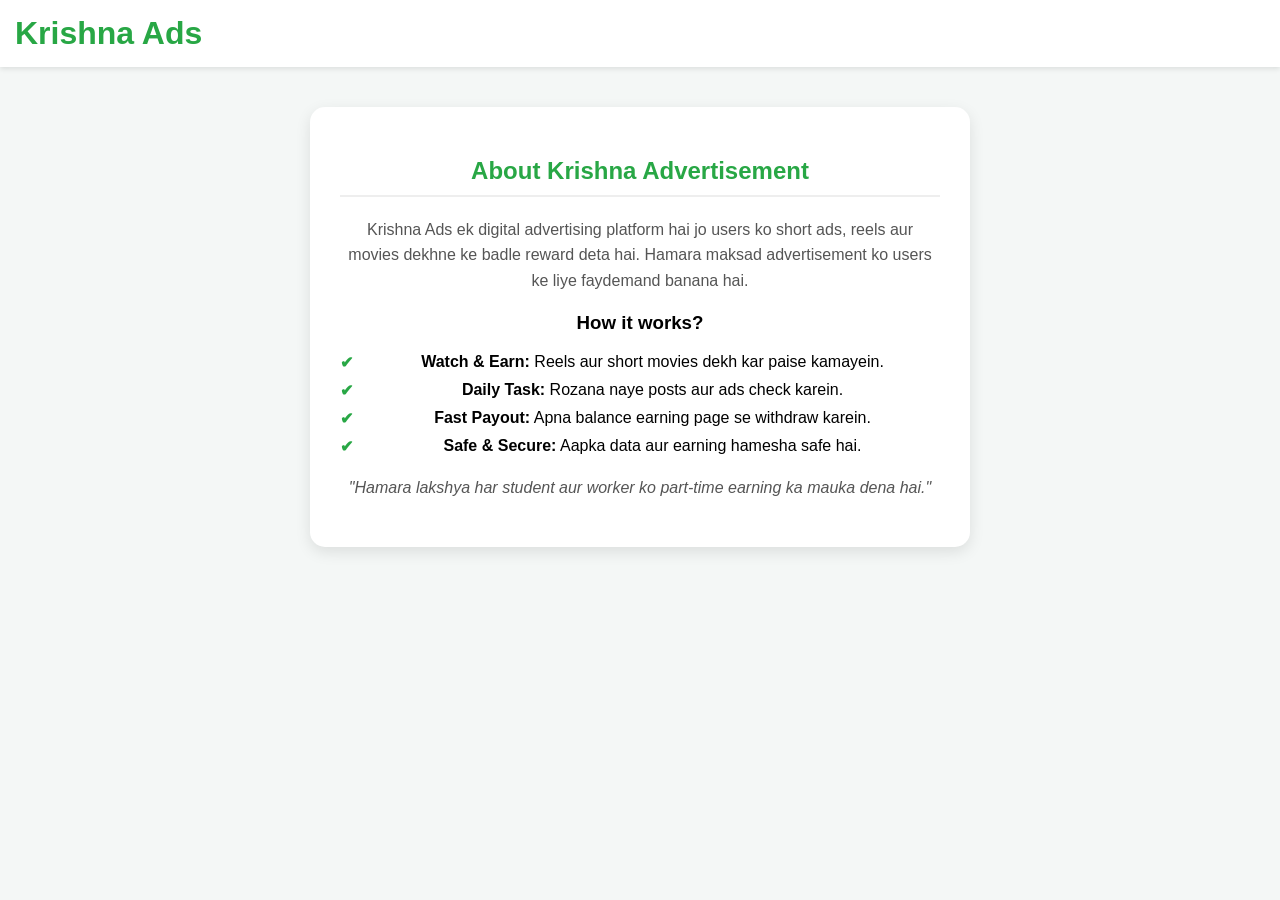
<file: about.html>
<!DOCTYPE html>
<html lang="en">
<head>
    <meta charset="UTF-8">
    <meta name="viewport" content="width=device-width, initial-scale=1.0">
    <title>About Us - Krishna Ads</title>
    <link rel="stylesheet" href="css/style.css">
    <style>
        body { background: #f4f7f6; margin: 0; font-family: 'Segoe UI', Tahoma, Geneva, Verdana, sans-serif; }
        .about-card { max-width: 600px; margin: 40px auto; background: white; padding: 30px; border-radius: 15px; box-shadow: 0 5px 15px rgba(0,0,0,0.1); }
        h2 { color: #28a745; border-bottom: 2px solid #eee; padding-bottom: 10px; }
        p { line-height: 1.6; color: #555; }
        .feature-list { list-style: none; padding: 0; }
        .feature-list li { margin: 10px 0; padding-left: 25px; position: relative; }
        .feature-list li::before { content: "✔"; position: absolute; left: 0; color: #28a745; font-weight: bold; }
    </style>
</head>
<body>
    <header style="background: white; padding: 15px; text-align: center; box-shadow: 0 2px 5px rgba(0,0,0,0.1);">
        <h1 style="margin:0; color:#28a745;">Krishna Ads</h1>
        <nav style="margin-top:10px;"><a href="home.html">Home</a> | <a href="about.html">About</a> | <a href="contact.html">Contact</a></nav>
    </header>

    <div class="about-card">
        <h2>About Krishna Advertisement</h2>
        <p>Krishna Ads ek digital advertising platform hai jo users ko short ads, reels aur movies dekhne ke badle reward deta hai. Hamara maksad advertisement ko users ke liye faydemand banana hai.</p>
        
        <h3>How it works?</h3>
        <ul class="feature-list">
            <li><b>Watch & Earn:</b> Reels aur short movies dekh kar paise kamayein.</li>
            <li><b>Daily Task:</b> Rozana naye posts aur ads check karein.</li>
            <li><b>Fast Payout:</b> Apna balance earning page se withdraw karein.</li>
            <li><b>Safe & Secure:</b> Aapka data aur earning hamesha safe hai.</li>
        </ul>

        <p style="margin-top:20px; font-style: italic;">"Hamara lakshya har student aur worker ko part-time earning ka mauka dena hai."</p>
    </div>
</body>
</html>
</file>
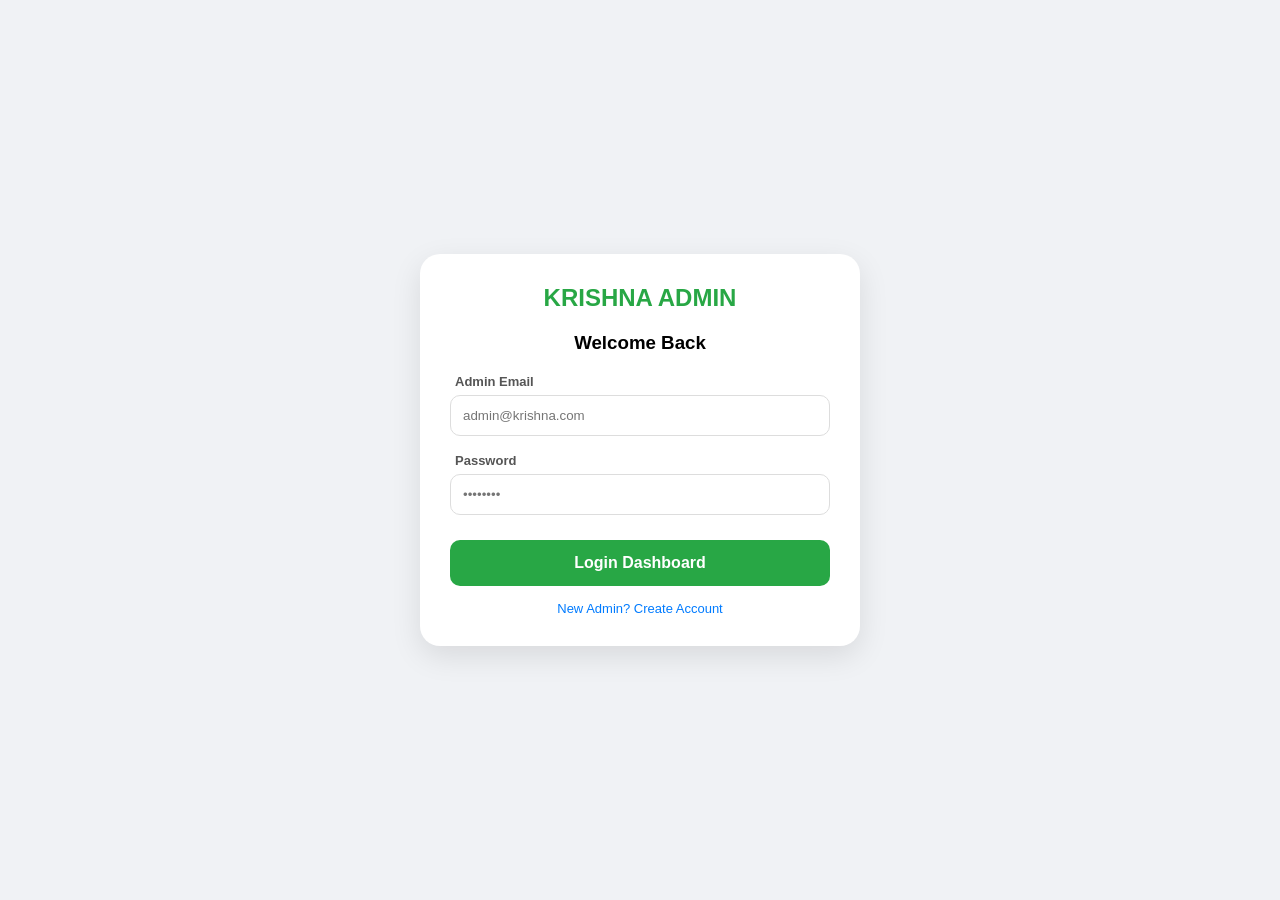
<file: admin_auth.html>
<!DOCTYPE html>
<html lang="en">
<head>
    <meta charset="UTF-8">
    <meta name="viewport" content="width=device-width, initial-scale=1.0">
    <title>Admin Auth - Krishna Ads</title>
    <link rel="stylesheet" href="https://cdnjs.cloudflare.com/ajax/libs/font-awesome/6.0.0/css/all.min.css">
    <style>
        body { background: #f0f2f5; font-family: 'Segoe UI', sans-serif; height: 100vh; display: flex; align-items: center; justify-content: center; margin: 0; }
        .auth-card { background: #fff; padding: 30px; border-radius: 20px; box-shadow: 0 10px 30px rgba(0,0,0,0.1); width: 100%; max-width: 380px; text-align: center; }
        .logo { color: #28a745; font-size: 24px; font-weight: bold; margin-bottom: 20px; display: block; }
        
        .input-group { margin-bottom: 15px; text-align: left; }
        label { font-size: 13px; font-weight: bold; color: #555; margin-left: 5px; }
        input { width: 100%; padding: 12px; margin-top: 5px; border: 1px solid #ddd; border-radius: 10px; box-sizing: border-box; outline: none; transition: 0.3s; }
        input:focus { border-color: #28a745; }

        .btn { width: 100%; padding: 14px; border: none; border-radius: 10px; font-size: 16px; font-weight: bold; cursor: pointer; transition: 0.3s; margin-top: 10px; }
        .btn-login { background: #28a745; color: white; }
        .btn-signup { background: #333; color: white; }
        
        .toggle-text { margin-top: 15px; font-size: 13px; color: #007bff; cursor: pointer; display: block; }
    </style>
</head>
<body>

    <div class="auth-card" id="login-box">
        <span class="logo">KRISHNA ADMIN</span>
        <h3>Welcome Back</h3>
        <div class="input-group">
            <label>Admin Email</label>
            <input type="email" id="l-email" placeholder="admin@krishna.com">
        </div>
        <div class="input-group">
            <label>Password</label>
            <input type="password" id="l-pass" placeholder="••••••••">
        </div>
        <button class="btn btn-login" onclick="login()">Login Dashboard</button>
        <span class="toggle-text" onclick="toggleForm()">New Admin? Create Account</span>
    </div>

    <div class="auth-card" id="signup-box" style="display:none;">
        <span class="logo">ADMIN SIGNUP</span>
        <h3>Setup Admin</h3>
        <div class="input-group">
            <label>Enter Admin Email</label>
            <input type="email" id="s-email" placeholder="yourname@gmail.com">
        </div>
        <div class="input-group">
            <label>Create Secure Password</label>
            <input type="password" id="s-pass" placeholder="Minimum 6 chars">
        </div>
        <button class="btn btn-signup" onclick="signup()">Register as Admin</button>
        <span class="toggle-text" onclick="toggleForm()">Already Admin? Login</span>
    </div>

    <script>
        // Form Toggle Logic
        function toggleForm() {
            const loginBox = document.getElementById('login-box');
            const signupBox = document.getElementById('signup-box');
            if(loginBox.style.display === "none") {
                loginBox.style.display = "block";
                signupBox.style.display = "none";
            } else {
                loginBox.style.display = "none";
                signupBox.style.display = "block";
            }
        }

        // Signup Logic (LocalStorage based)
        function signup() {
            const email = document.getElementById('s-email').value;
            const pass = document.getElementById('s-pass').value;

            if(!email || pass.length < 6) {
                alert("Please enter valid email and 6-digit password!");
                return;
            }

            const adminData = { email: email, pass: pass };
            localStorage.setItem('krishna_admin_data', JSON.stringify(adminData));
            alert("Admin Registered Successfully! Now Login.");
            toggleForm();
        }

        // Login Logic
        function login() {
            const email = document.getElementById('l-email').value;
            const pass = document.getElementById('l-pass').value;
            const storedAdmin = JSON.parse(localStorage.getItem('krishna_admin_data'));

            if(!storedAdmin) {
                alert("No Admin Found! Create account first.");
                return;
            }

            if(email === storedAdmin.email && pass === storedAdmin.pass) {
                // Session set karna taki admin page secure rahe
                sessionStorage.setItem('isAdminLoggedIn', 'true');
                alert("Login Successful!");
                window.location.href = 'admin.html'; // Directing to dashboard
            } else {
                alert("Invalid Email or Password!");
            }
        }
    </script>
</body>
</html>
</file>
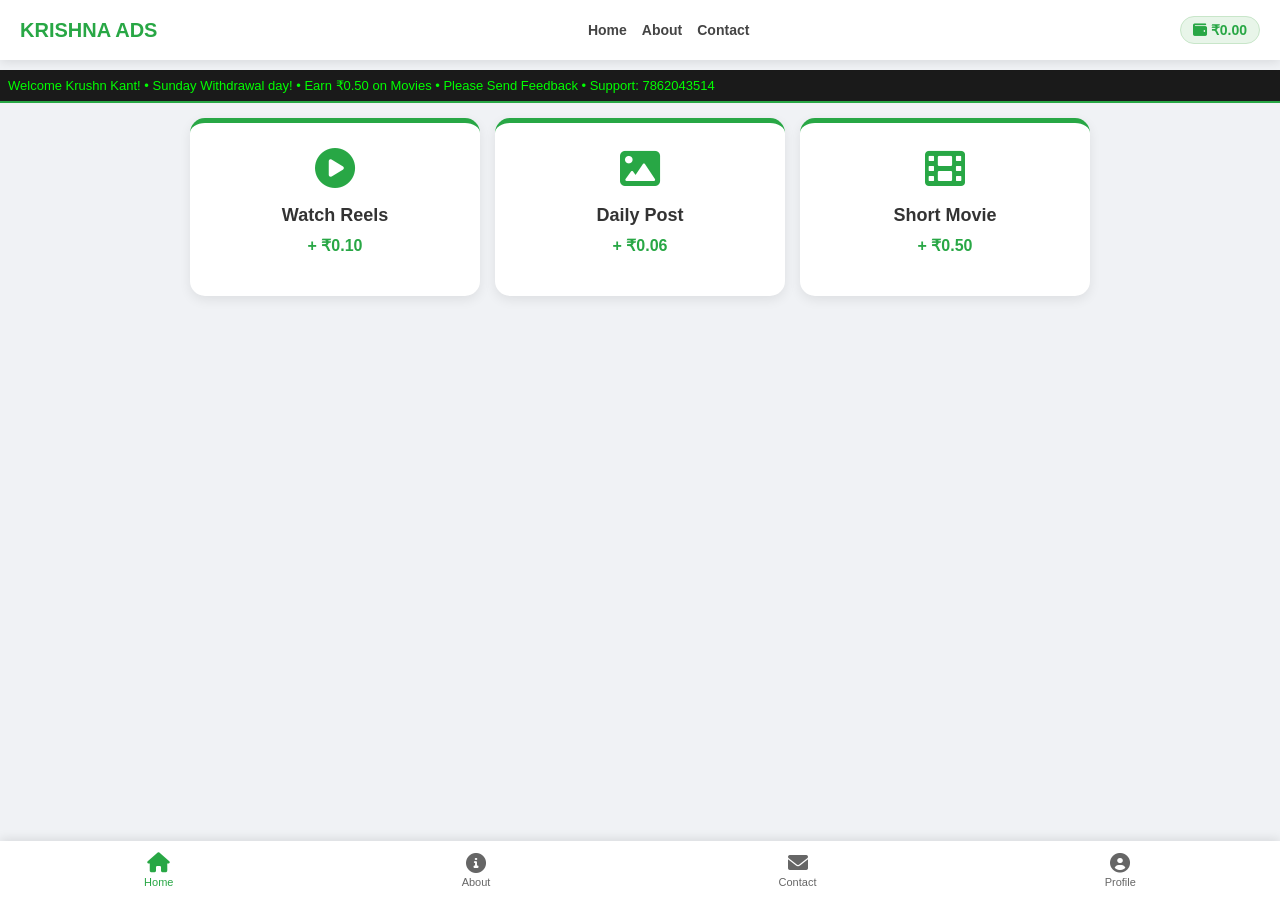
<file: home.html>
<!DOCTYPE html>
<html lang="en">
<head>
    <meta charset="UTF-8">
    <meta name="viewport" content="width=device-width, initial-scale=1.0, maximum-scale=1.0, user-scalable=no">
    <title>Krishna Ads - Final Pro</title>
    <link rel="stylesheet" href="https://cdnjs.cloudflare.com/ajax/libs/font-awesome/6.0.0/css/all.min.css">
    <style>
        :root {
            --primary-green: #28a745;
            --dark-bg: #1a1a1a;
            --light-gray: #f0f2f5;
            --white: #ffffff;
        }

        body { 
            background-color: var(--light-gray); 
            margin: 0; 
            padding-top: 70px; /* Space for Header */
            padding-bottom: 80px; /* Space for Footer */
            font-family: 'Segoe UI', Roboto, sans-serif; 
        }
        
        /* --- HEADER --- */
        header { 
            background: var(--white); 
            padding: 0 20px; 
            height: 60px;
            display: flex; 
            justify-content: space-between; 
            align-items: center; 
            box-shadow: 0 2px 10px rgba(0,0,0,0.1);
            position: fixed; 
            top: 0; left: 0; right: 0;
            z-index: 1000;
        }

        .logo { color: var(--primary-green); font-size: 20px; font-weight: bold; text-decoration: none; }
        
        .header-nav { display: flex; gap: 15px; }
        .header-nav a { text-decoration: none; color: #444; font-size: 14px; font-weight: 600; }
        .header-nav a:hover { color: var(--primary-green); }

        .wallet-display { background: #e8f5e9; padding: 5px 12px; border-radius: 20px; color: var(--primary-green); font-weight: bold; border: 1px solid #c8e6c9; font-size: 14px; }

        @media (max-width: 600px) { .header-nav { display: none; } }

        /* --- TICKER --- */
        #ticker-container {
            background: var(--dark-bg); color: #00ff00; padding: 8px;
            overflow: hidden; white-space: nowrap; font-size: 13px;
            border-bottom: 2px solid var(--primary-green);
        }
        #ticker-text { display: inline-block; animation: scrollText 30s linear infinite; }
        @keyframes scrollText { 0% { transform: translateX(100%); } 100% { transform: translateX(-100%); } }

        /* --- MAIN GRID --- */
        .container { max-width: 900px; margin: auto; padding: 15px; display: grid; grid-template-columns: 1fr; gap: 15px; }
        @media(min-width: 600px) { .container { grid-template-columns: 1fr 1fr 1fr; } }

        .ad-box {
            background: var(--white); border-radius: 15px; padding: 25px; text-align: center;
            box-shadow: 0 4px 12px rgba(0,0,0,0.08); cursor: pointer; transition: transform 0.2s;
            border-top: 5px solid var(--primary-green);
        }
        .ad-box:active { transform: scale(0.96); }
        .ad-box i { font-size: 40px; color: var(--primary-green); margin-bottom: 12px; }
        .ad-box h3 { margin: 5px 0; font-size: 18px; color: #333; }
        .ad-box p { color: var(--primary-green); font-weight: bold; margin-top: 10px; }

        /* --- OVERLAY PLAYER --- */
        #ad-overlay {
            display: none; position: fixed; top: 0; left: 0; width: 100%; height: 100%;
            background: #000; z-index: 9999; flex-direction: column; align-items: center; justify-content: center;
        }
        
        #media-wrap { width: 100%; height: 100%; display: flex; align-items: center; justify-content: center; background: #000; }
        .media-fit { max-width: 100%; max-height: 100%; object-fit: contain; border: none; }

        .timer-display { 
            position: absolute; top: 20px; font-size: 22px; color: #fff;
            background: rgba(0, 0, 0, 0.7); padding: 8px 25px; border-radius: 50px;
            font-weight: bold; z-index: 10001; border: 1px solid var(--primary-green);
        }

        /* --- FOOTER NAV --- */
        footer {
            position: fixed; bottom: 0; width: 100%; background: var(--white);
            display: flex; justify-content: space-around; padding: 12px 0;
            box-shadow: 0 -2px 10px rgba(0,0,0,0.1); z-index: 1000;
        }
        .footer-item { text-align: center; text-decoration: none; color: #666; font-size: 11px; }
        .footer-item i { font-size: 20px; display: block; margin-bottom: 3px; }
        .footer-item.active, .footer-item:hover { color: var(--primary-green); }

        .spinner { border: 4px solid rgba(255,255,255,0.3); border-top: 4px solid var(--primary-green); border-radius: 50%; width: 40px; height: 40px; animation: spin 1s linear infinite; }
        @keyframes spin { 0% { transform: rotate(0deg); } 100% { transform: rotate(360deg); } }
    </style>
</head>
<body>

    <header>
        <a href="home.html" class="logo">KRISHNA ADS</a>
        <nav class="header-nav">
            <a href="home.html">Home</a>
            <a href="about.html">About</a>
            <a href="contact.html">Contact</a>
        </nav>
        <div class="wallet-display"><i class="fas fa-wallet"></i> ₹<span id="nav-bal">0.00</span></div>
    </header>

    <div id="ticker-container">
        <div id="ticker-text">Welcome Krushn Kant! • Sunday Withdrawal day! • Earn ₹0.50 on Movies • Please Send Feedback • Support: 7862043514</div>
    </div>

    <div class="container">
        <div class="ad-box" onclick="startTask('reel')">
            <i class="fas fa-play-circle"></i>
            <h3>Watch Reels</h3>
            <p>+ ₹0.10</p>
        </div>
        <div class="ad-box" onclick="startTask('post')">
            <i class="fas fa-image"></i>
            <h3>Daily Post</h3>
            <p>+ ₹0.06</p>
        </div>
        <div class="ad-box" onclick="startTask('movie')">
            <i class="fas fa-film"></i>
            <h3>Short Movie</h3>
            <p>+ ₹0.50</p>
        </div>
    </div>

    <div id="ad-overlay">
        <div id="load-info" style="text-align:center; color:white; position:absolute;">
            <div class="spinner"></div><br>Loading with Sound...
        </div>
        <div id="time-box" class="timer-display" style="display:none;">
            <span id="countdown">0</span>s
        </div>
        <div id="media-wrap"></div>
    </div>

    <footer>
        <a href="home.html" class="footer-item active"><i class="fas fa-home"></i>Home</a>
        <a href="about.html" class="footer-item"><i class="fas fa-info-circle"></i>About</a>
        <a href="contact.html" class="footer-item"><i class="fas fa-envelope"></i>Contact</a>
        <a href="profile.html" class="footer-item"><i class="fas fa-user-circle"></i>Profile</a>
    </footer>

    <script>
        const postDatabase = [
            "1b0536ece6d7c04180ec9bfbc772d2e1.jpg", "221147ea2778af9c1e6c82761e47d01c.jpg", 
            "580fba1deafcf017acd880984461296a.jpg", "787756e0bf5c8282e44ef4471a2874dc.jpg",
            "IMG-20260307-WA0003.jpg", "InShot_20260311_082602526.jpg", "InShot_20260413_213048735.jpg"
        ];

        let countdown;

        window.onload = () => {
            document.getElementById('nav-bal').innerText = getCookie("balance");
        };

        async function startTask(type) {
            document.getElementById('ad-overlay').style.display = 'flex';
            document.getElementById('load-info').style.display = 'block';
            document.getElementById('time-box').style.display = 'none';
            document.getElementById('media-wrap').innerHTML = "";
            
            let selectedId = "";
            let duration = 0;

            try {
                if(type === 'post') {
                    let seen = JSON.parse(localStorage.getItem('seen_post')) || [];
                    let available = postDatabase.filter(i => !seen.includes(i));
                    if(available.length === 0) { hideAd(); return alert("Tasks finished!"); }
                    selectedId = available[Math.floor(Math.random()*available.length)];
                    duration = 10;
                    renderMedia(`<img src="upload-add/post/${selectedId}" class="media-fit" onload="runTimer(${duration},'${type}','${selectedId}')">`);
                } else {
                    const res = await fetch(type === 'reel' ? 'reels.txt' : 'movie.txt');
                    const text = await res.text();
                    const ids = text.split('\n').map(s=>s.trim()).filter(s=>s!=="");
                    let seen = JSON.parse(localStorage.getItem(`seen_${type}`)) || [];
                    let available = ids.filter(i => !seen.includes(i));
                    if(available.length === 0) { hideAd(); return alert(`All ${type}s viewed!`); }
                    selectedId = available[Math.floor(Math.random()*available.length)];
                    duration = type === 'reel' ? 30 : 120;
                    
                    renderMedia(`<iframe src="https://www.youtube.com/embed/${selectedId}?autoplay=1&mute=0&controls=1&modestbranding=1" class="media-fit" style="width:100%; height:100%;" onload="runTimer(${duration},'${type}','${selectedId}')" allow="autoplay"></iframe>`);
                }
            } catch(e) { hideAd(); alert("Error loading ad."); }
        }

        function renderMedia(html) { document.getElementById('media-wrap').innerHTML = html; }

        function runTimer(sec, type, id) {
            document.getElementById('load-info').style.display = 'none';
            document.getElementById('time-box').style.display = 'block';
            let left = sec;
            document.getElementById('countdown').innerText = left;
            clearInterval(countdown);
            countdown = setInterval(() => {
                left--;
                document.getElementById('countdown').innerText = left;
                if(left <= 0) { clearInterval(countdown); finishTask(type, id); }
            }, 1000);
        }

        function finishTask(type, id) {
            let seen = JSON.parse(localStorage.getItem(`seen_${type}`)) || [];
            seen.push(id);
            localStorage.setItem(`seen_${type}`, JSON.stringify(seen));
            let r = type === 'reel' ? 0.10 : (type === 'post' ? 0.06 : 0.50);
            let current = parseFloat(getCookie("balance")) || 0;
            setCookie("balance", (current + r).toFixed(2));
            alert("Success! Reward Added.");
            window.location.reload();
        }

        function hideAd() { document.getElementById('ad-overlay').style.display = 'none'; }
        function setCookie(n, v) { document.cookie = `${n}=${v};expires=${new Date(Date.now()+31536000000).toUTCString()};path=/`; }
        function getCookie(n) { let b = document.cookie.match('(^|;)\\s*'+n+'\\s*=\\s*([^;]+)'); return b ? b.pop() : "0.00"; }
    </script>
</body>
</html>
</file>
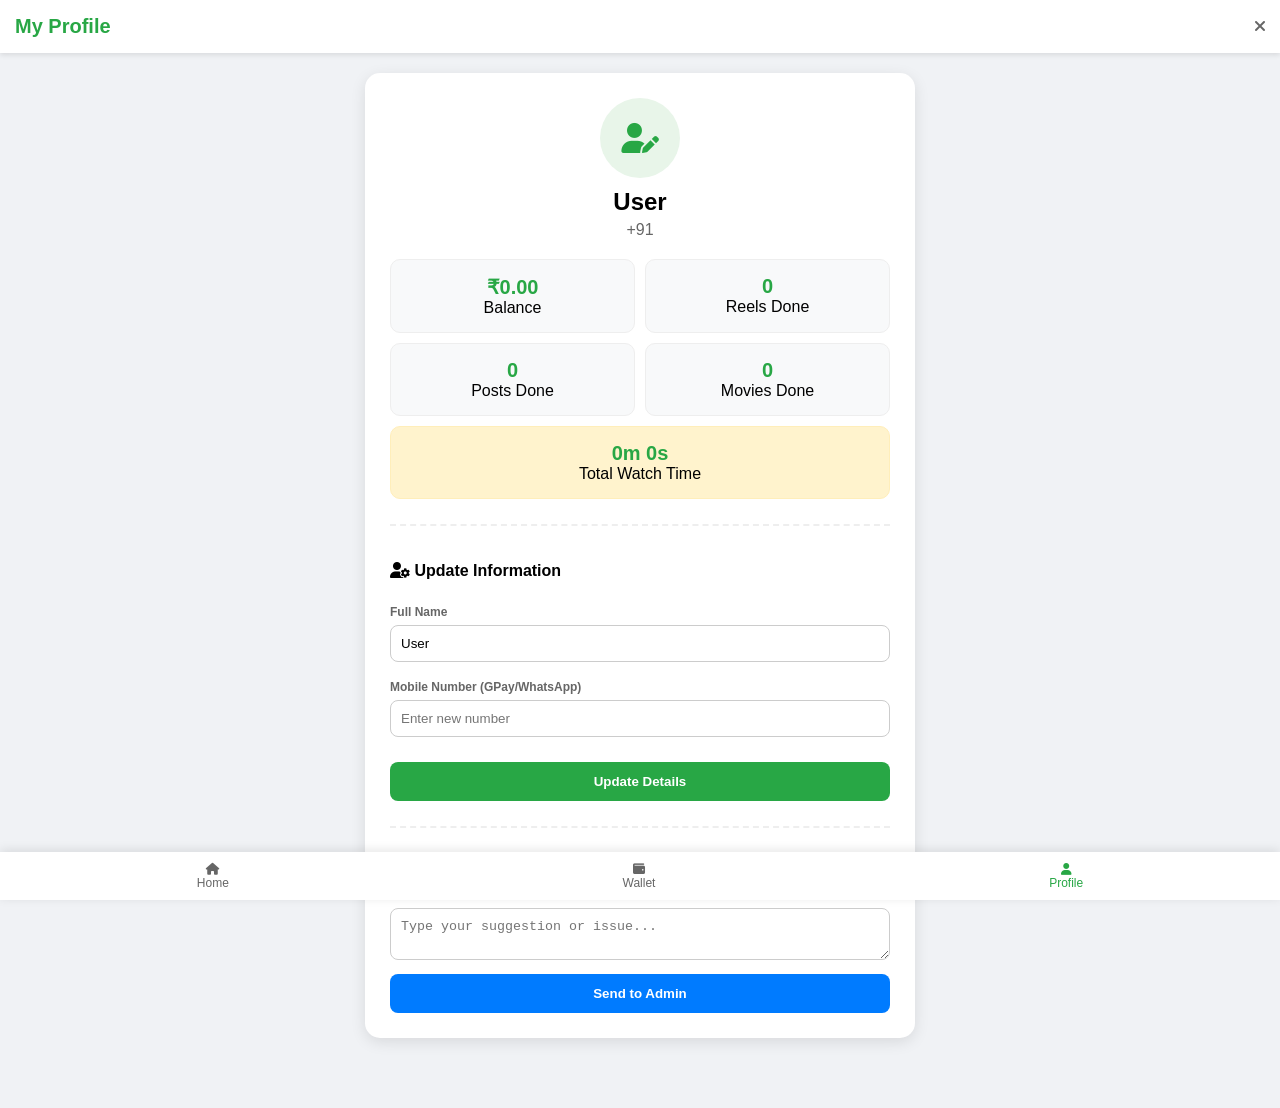
<file: profile.html>
<!DOCTYPE html>
<html lang="en">
<head>
    <meta charset="UTF-8">
    <meta name="viewport" content="width=device-width, initial-scale=1.0">
    <title>Profile - Krishna Ads</title>
    <link rel="stylesheet" href="https://cdnjs.cloudflare.com/ajax/libs/font-awesome/6.0.0/css/all.min.css">
    <style>
        body { background: #f0f2f5; font-family: sans-serif; margin: 0; padding-bottom: 50px; }
        header { background: #fff; padding: 15px; display: flex; justify-content: space-between; align-items: center; box-shadow: 0 2px 5px rgba(0,0,0,0.1); }
        
        .profile-container { max-width: 500px; margin: 20px auto; background: white; padding: 25px; border-radius: 15px; box-shadow: 0 4px 15px rgba(0,0,0,0.1); }
        
        /* Stats Styling */
        .stats-grid { display: grid; grid-template-columns: 1fr 1fr; gap: 10px; margin-top: 20px; }
        .stat-item { background: #f8f9fa; padding: 15px; border-radius: 10px; text-align: center; border: 1px solid #eee; }
        .stat-item b { font-size: 20px; color: #28a745; display: block; }
        
        /* Edit Section */
        .edit-section { margin-top: 25px; padding-top: 15px; border-top: 2px dashed #eee; }
        .input-group { margin-bottom: 15px; text-align: left; }
        label { font-size: 12px; color: #666; font-weight: bold; }
        input, textarea { width: 100%; padding: 10px; margin-top: 5px; border-radius: 8px; border: 1px solid #ccc; box-sizing: border-box; outline: none; }
        
        .btn { width: 100%; border: none; padding: 12px; border-radius: 8px; cursor: pointer; font-weight: bold; transition: 0.3s; margin-top: 10px; }
        .btn-update { background: #28a745; color: white; }
        .btn-send { background: #007bff; color: white; }
        .btn-update:hover { background: #218838; }

        .footer-nav { position: fixed; bottom: 0; width: 100%; background: #fff; display: flex; justify-content: space-around; padding: 10px 0; box-shadow: 0 -2px 10px rgba(0,0,0,0.1); }
        .footer-nav a { text-decoration: none; color: #666; font-size: 12px; text-align: center; }
    </style>
</head>
<body>

    <header>
        <h2 style="margin:0; color:#28a745; font-size: 20px;">My Profile</h2>
        <a href="home.html" style="text-decoration:none; color:#666;"><i class="fas fa-times"></i></a>
    </header>

    <div class="profile-container">
        <div style="text-align: center; margin-bottom: 20px;">
            <div style="width:80px; height:80px; background:#e8f5e9; border-radius:50%; display:flex; align-items:center; justify-content:center; margin: 0 auto 10px;">
                <i class="fas fa-user-edit" style="font-size:30px; color:#28a745;"></i>
            </div>
            <h2 id="p-name" style="margin:0;">Loading...</h2>
            <p id="p-mobile" style="color: #666; margin:5px 0;"></p>
        </div>

        <div class="stats-grid">
            <div class="stat-item"><b>₹<span id="p-bal">0.00</span></b>Balance</div>
            <div class="stat-item"><b id="p-reels">0</b>Reels Done</div>
            <div class="stat-item"><b id="p-posts">0</b>Posts Done</div>
            <div class="stat-item"><b id="p-movies">0</b>Movies Done</div>
        </div>

        <div class="stat-item" style="margin-top: 10px; background: #fff3cd; border-color: #ffeeba;">
            <b id="p-watchtime">0m 0s</b>Total Watch Time
        </div>

        <div class="edit-section">
            <h4><i class="fas fa-user-cog"></i> Update Information</h4>
            <div class="input-group">
                <label>Full Name</label>
                <input type="text" id="edit-name" placeholder="Enter new name">
            </div>
            <div class="input-group">
                <label>Mobile Number (GPay/WhatsApp)</label>
                <input type="number" id="edit-mobile" placeholder="Enter new number">
            </div>
            <button class="btn btn-update" onclick="updateProfile()">Update Details</button>
        </div>

        <div class="edit-section">
            <h4><i class="fas fa-comment-dots"></i> Admin Feedback</h4>
            <textarea id="f-text" placeholder="Type your suggestion or issue..."></textarea>
            <button class="btn btn-send" onclick="submitFeedback()">Send to Admin</button>
        </div>
    </div>

    <div class="footer-nav">
        <a href="home.html"><i class="fas fa-home"></i><br>Home</a>
        <a href="earning.html"><i class="fas fa-wallet"></i><br>Wallet</a>
        <a href="profile.html" style="color:#28a745;"><i class="fas fa-user"></i><br>Profile</a>
    </div>

    <script>
        function getCookie(n) {
            let b = document.cookie.match('(^|;)\\s*' + n + '\\s*=\\s*([^;]+)');
            return b ? b.pop() : null;
        }

        function setCookie(n, v) {
            document.cookie = `${n}=${v};expires=${new Date(Date.now()+31536000000).toUTCString()};path=/`;
        }

        // --- LOAD DATA ---
        const rawProfile = getCookie("user_profile");
        const user = rawProfile ? JSON.parse(decodeURIComponent(rawProfile)) : {name: "User", mobile: ""};
        
        function loadUI() {
            document.getElementById('p-name').innerText = user.name;
            document.getElementById('p-mobile').innerText = "+91 " + user.mobile;
            document.getElementById('edit-name').value = user.name;
            document.getElementById('edit-mobile').value = user.mobile;
            document.getElementById('p-bal').innerText = getCookie("balance") || "0.00";

            // Stats
            let r = JSON.parse(localStorage.getItem('seen_reel')) || [];
            let p = JSON.parse(localStorage.getItem('seen_post')) || [];
            let m = JSON.parse(localStorage.getItem('seen_movie')) || [];
            document.getElementById('p-reels').innerText = r.length;
            document.getElementById('p-posts').innerText = p.length;
            document.getElementById('p-movies').innerText = m.length;

            let totalSecs = (r.length * 30) + (p.length * 10) + (m.length * 120);
            document.getElementById('p-watchtime').innerText = `${Math.floor(totalSecs/60)}m ${totalSecs%60}s`;
        }
        loadUI();

        // --- UPDATE LOGIC ---
        function updateProfile() {
            let newName = document.getElementById('edit-name').value.trim();
            let newMobile = document.getElementById('edit-mobile').value.trim();

            if(newName.length < 3 || newMobile.length < 10) {
                alert("Please enter valid name and 10-digit mobile number!");
                return;
            }

            // Save to Cookie
            user.name = newName;
            user.mobile = newMobile;
            setCookie("user_profile", encodeURIComponent(JSON.stringify(user)));
            
            alert("Profile Updated Successfully!");
            window.location.reload(); // UI refresh
        }

        function submitFeedback() {
            let msg = document.getElementById('f-text').value;
            if(!msg) return alert("Please type something!");
            
            let feeds = JSON.parse(localStorage.getItem('admin_feeds')) || [];
            feeds.push({ user: user.name, mobile: user.mobile, text: msg, time: new Date().toLocaleString() });
            localStorage.setItem('admin_feeds', JSON.stringify(feeds));
            
            alert("Feedback sent! Admin will review it.");
            document.getElementById('f-text').value = "";
        }
    </script>
</body>
</html>
</file>
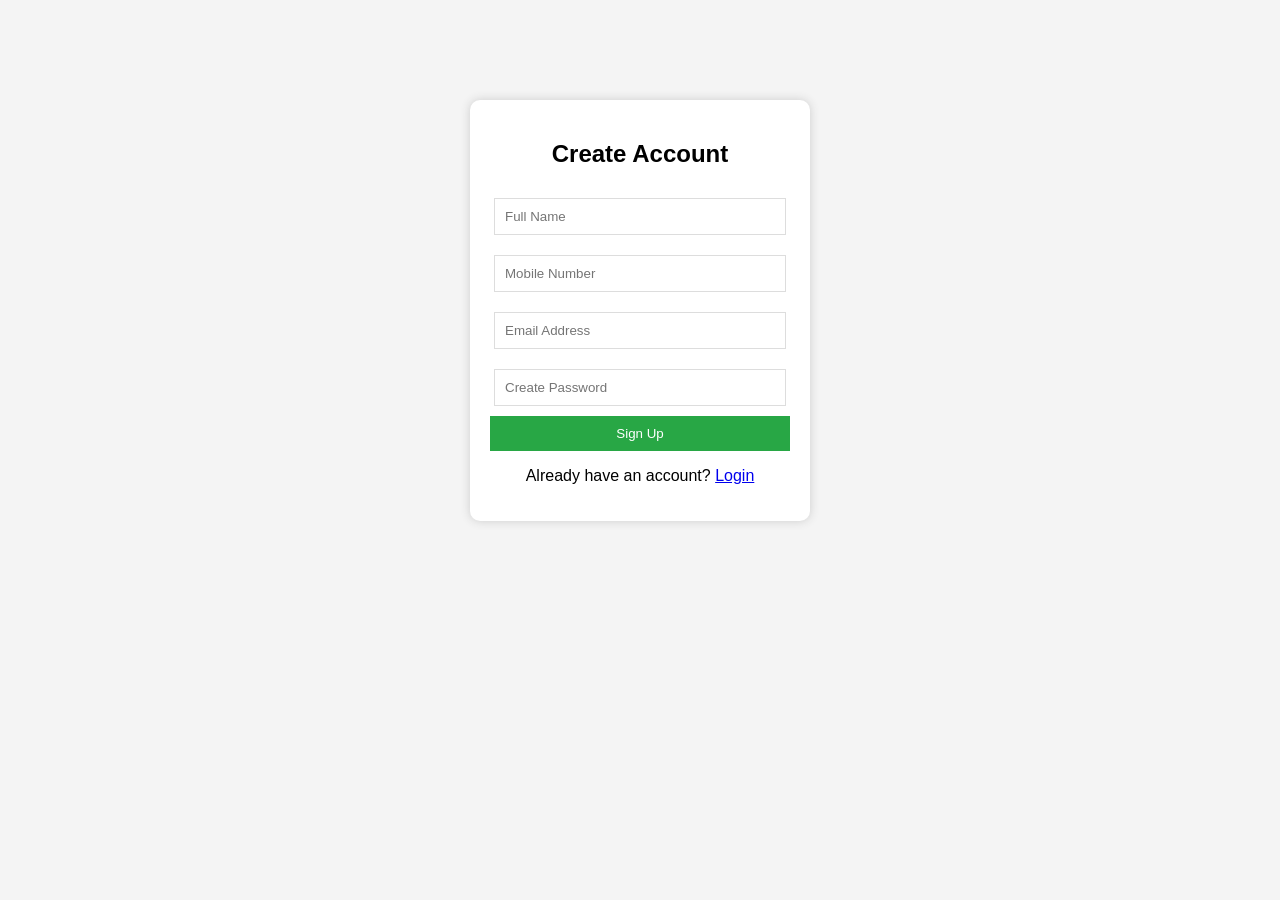
<file: signup.html>
<!DOCTYPE html>
<html lang="en">
<head>
    <meta charset="UTF-8">
    <meta name="viewport" content="width=device-width, initial-scale=1.0">
    <title>Signup - Krishna Ads</title>
    <link rel="stylesheet" href="css/style.css">
</head>
<body>
    <div class="auth-container">
        <h2>Create Account</h2>
        <input type="text" id="reg-name" placeholder="Full Name">
        <input type="number" id="reg-mobile" placeholder="Mobile Number">
        <input type="email" id="reg-email" placeholder="Email Address">
        <input type="password" id="reg-pass" placeholder="Create Password">
        <button onclick="registerUser()">Sign Up</button>
        <p>Already have an account? <a href="index.html">Login</a></p>
    </div>

    <script>
        function setCookie(n, v) {
            const d = new Date();
            d.setTime(d.getTime() + (365*24*60*60*1000));
            document.cookie = n + "=" + v + ";expires=" + d.toUTCString() + ";path=/";
        }

        function registerUser() {
            const userData = {
                name: document.getElementById('reg-name').value,
                mobile: document.getElementById('reg-mobile').value,
                email: document.getElementById('reg-email').value,
                pass: document.getElementById('reg-pass').value
            };

            if(!userData.name || !userData.mobile || !userData.pass) {
                alert("Please fill all details!");
                return;
            }

            // User info 1 saal ke liye save
            setCookie("user_profile", JSON.stringify(userData));
            setCookie("balance", "0.00"); // Naya user balance 0
            
            alert("Account Created Successfully!");
            window.location.href = "index.html";
        }
    </script>
</body>
  </html>
</file>
<file: css/style.css>
body { font-family: Arial, sans-serif; margin: 0; background: #f4f4f4; text-align: center; }
header { background: #333; color: white; padding: 15px; display: flex; justify-content: space-between; align-items: center; }
header a { color: white; margin: 0 10px; text-decoration: none; }

.container { display: flex; flex-wrap: wrap; justify-content: center; padding: 20px; gap: 20px; }
.ad-box { background: white; border-radius: 10px; padding: 30px; width: 250px; cursor: pointer; box-shadow: 0 4px 8px rgba(0,0,0,0.1); transition: 0.3s; }
.ad-box:hover { transform: scale(1.05); background: #e0f7fa; }

.auth-container { background: white; width: 300px; margin: 100px auto; padding: 20px; border-radius: 10px; box-shadow: 0 0 10px #ccc; }
input { width: 90%; padding: 10px; margin: 10px 0; border: 1px solid #ddd; }
button { width: 100%; padding: 10px; background: #28a745; color: white; border: none; cursor: pointer; }
.google-btn { background: #db4437; margin-top: 5px; }
</file>
